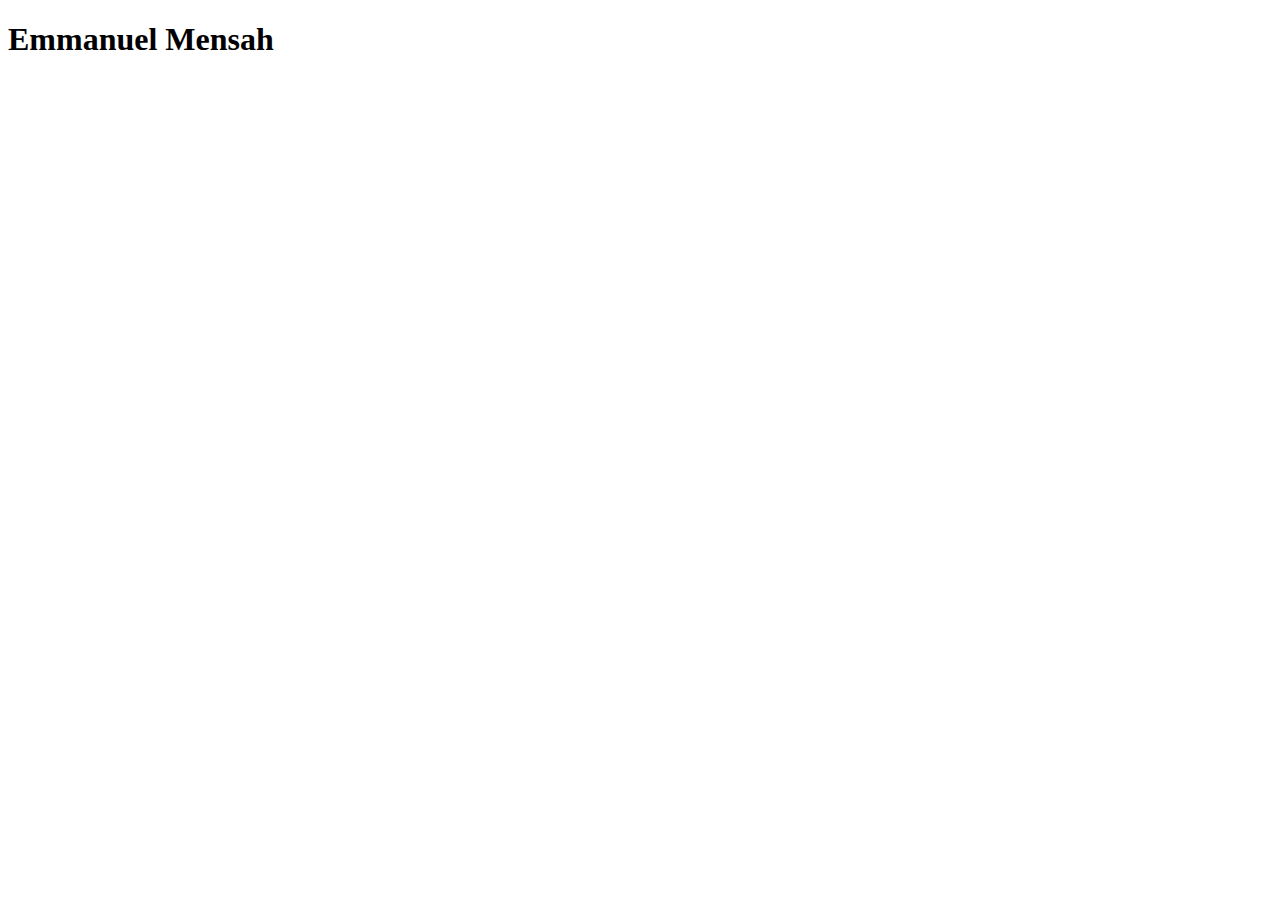
<file: index.html>
<!DOCTYPE html>
<html lang="en">

<head>
  <meta charset="UTF-8">
  <meta http-equiv="X-UA-Compatible" content="IE=edge">
  <meta name="viewport" content="width=device-width, initial-scale=1.0">
  <script src="/playground.js" defer></script>
  <title>Document</title>
</head>

<body>
  <h1>Emmanuel Mensah</h1>
</body>

</html>
</file>
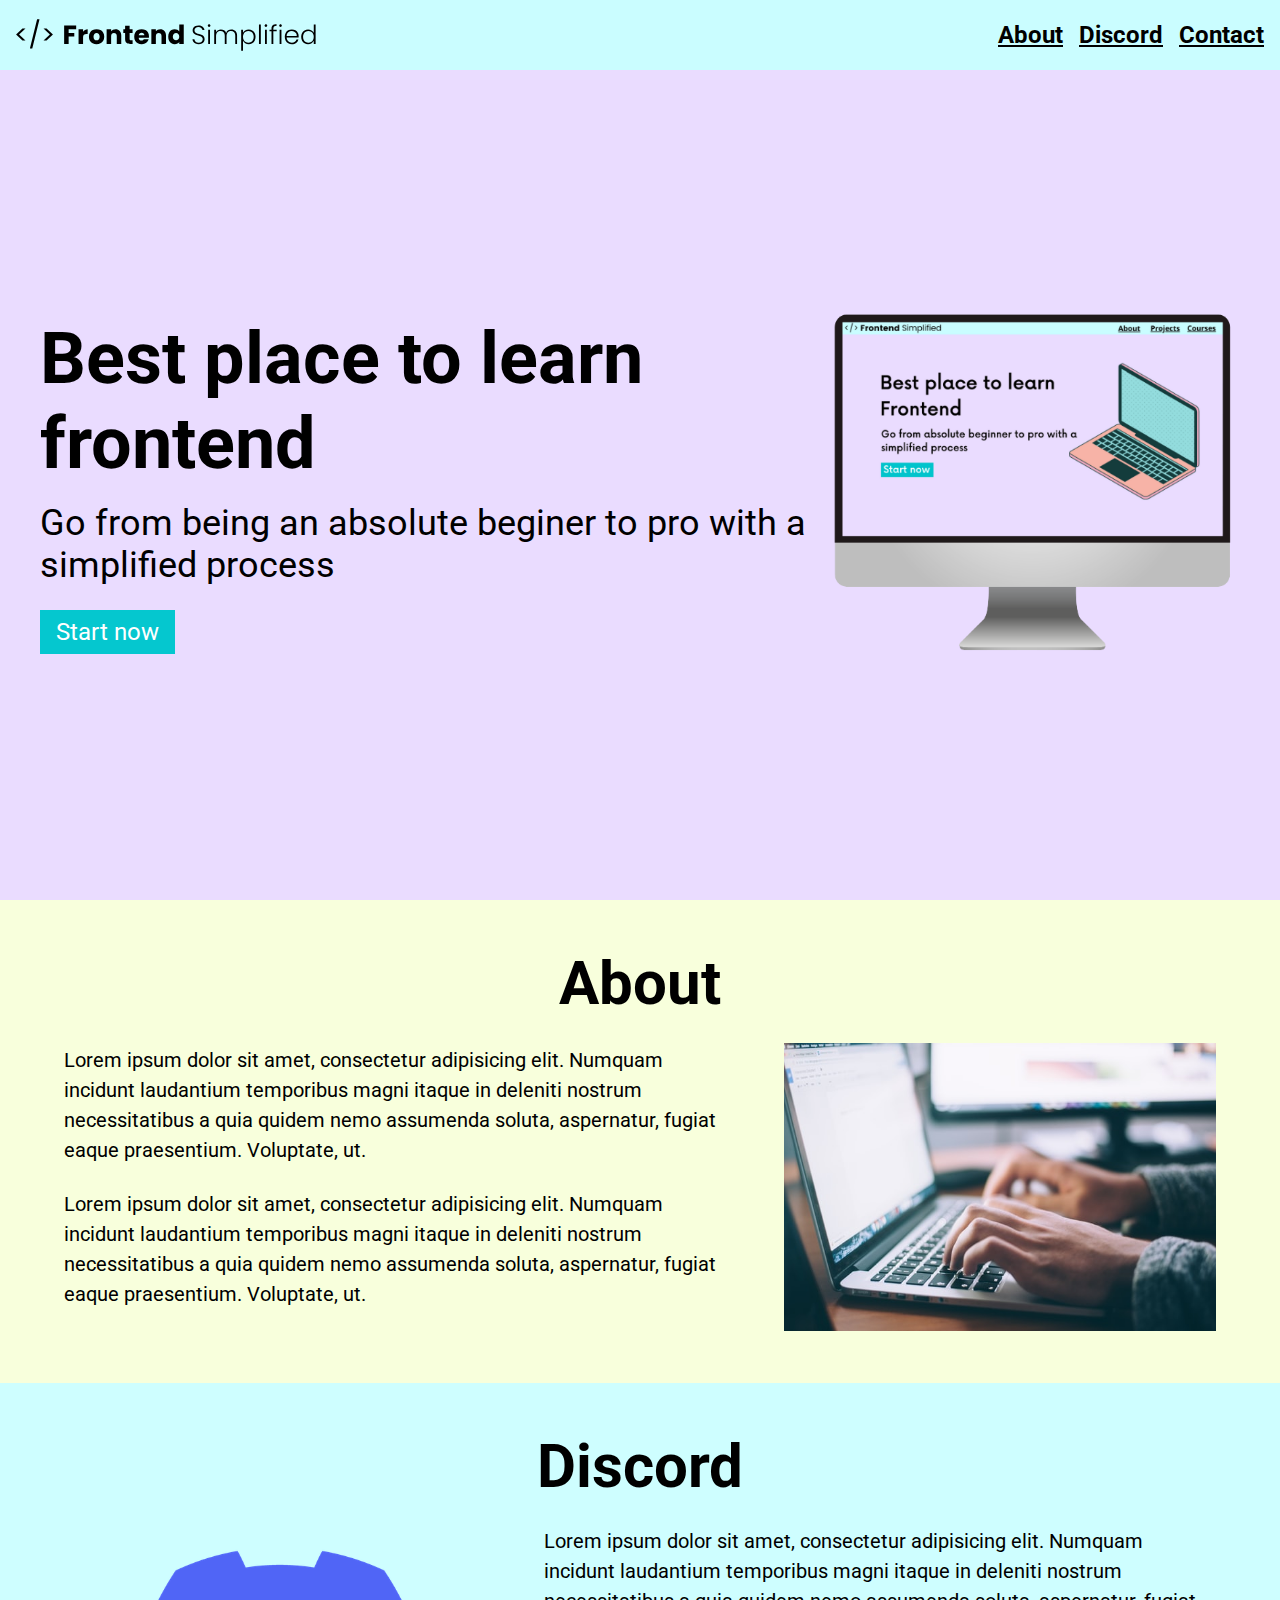
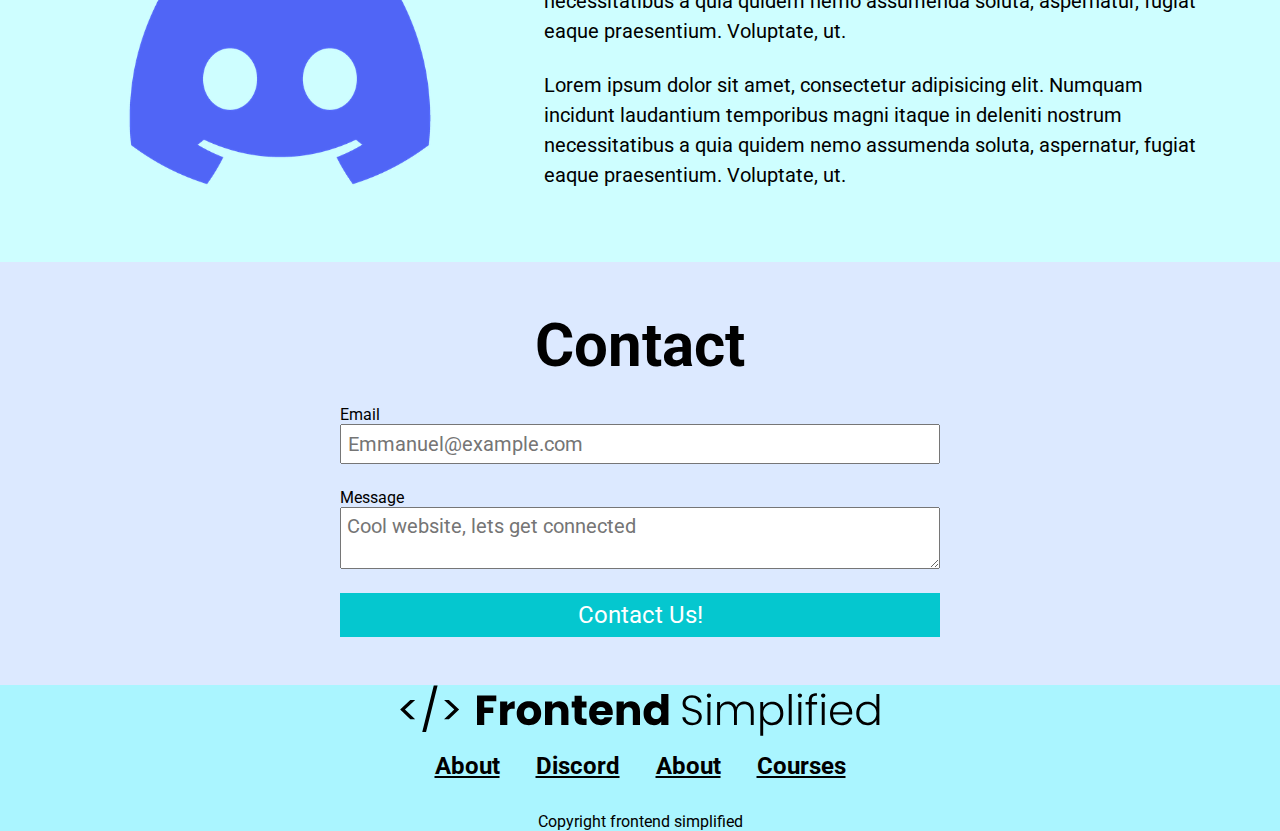
<file: Html Practice/index.html>
<!DOCTYPE html>
<html lang="en">

<head>
  <meta charset="UTF-8">
  <meta http-equiv="X-UA-Compatible" content="IE=edge">
  <meta name="viewport" content="width=device-width, initial-scale=1.0">
  <title>Document</title>
  <link rel="stylesheet" href="style.css">
</head>

<body>
  <section>
    <nav>
      <img src="./assets/FES.svg" class="logo" alt="">
      <ul>
        <li><a href="#about">About</a></li>
        <li><a href="#discord">Discord</a></li>
        <li><a href="#contact">Contact</a></li>
      </ul>
    </nav>
    <header>
      <div class="row">
        <div class="home__description">
          <h1>Best place to learn frontend</h1>
          <p class="sub-header">Go from being an absolute beginer to pro with a simplified process</p>
          <button class="home__description--btn">Start now</button>
        </div>
        <figure>
          <img src="./assets/laptop.png" alt="Home page image">
        </figure>
      </div>
    </header>
  </section>

  <main>
    <section id="about">
      <h2>About</h2>
      <div class="row">
        <div class="section__description">
          <div class="section__description--wrapper">
            <p class="section__description--para">Lorem ipsum dolor sit amet, consectetur adipisicing elit. Numquam
              incidunt laudantium temporibus magni
              itaque
              in deleniti nostrum necessitatibus a quia quidem nemo assumenda soluta, aspernatur, fugiat eaque
              praesentium.
              Voluptate, ut.</p>
            <p class="section__description--para">Lorem ipsum dolor sit amet, consectetur adipisicing elit. Numquam
              incidunt laudantium temporibus magni
              itaque
              in deleniti nostrum necessitatibus a quia quidem nemo assumenda soluta, aspernatur, fugiat eaque
              praesentium.
              Voluptate, ut.</p>
          </div>
          <figure class="about__img--wrapper">
            <img src="./assets/about.jpg" alt="">
          </figure>
        </div>
      </div>
    </section>
    <section id="discord">
      <h2>Discord</h2>
      <div class="row">
        <div class="section__description">
          <figure class="about__img--wrapper">
            <img src="./assets/discord.png" alt="Discord">
          </figure>
          <div class="section__description--wrapper">
            <p class="section__description--para">Lorem ipsum dolor sit amet, consectetur adipisicing elit. Numquam
              incidunt
              laudantium temporibus magni itaque
              in deleniti nostrum necessitatibus a quia quidem nemo assumenda soluta, aspernatur, fugiat eaque
              praesentium.
              Voluptate, ut.</p>
            <p class="section__description--para">Lorem ipsum dolor sit amet, consectetur adipisicing elit. Numquam
              incidunt
              laudantium temporibus magni itaque
              in deleniti nostrum necessitatibus a quia quidem nemo assumenda soluta, aspernatur, fugiat eaque
              praesentium.
              Voluptate, ut.</p>
          </div>
        </div>
      </div>
    </section>
    <section id="contact">
      <h2>Contact</h2>
      <form action="">
        <label>Email</label>
        <input type="email" placeholder="Emmanuel@example.com">
        <label>Message</label>
        <textarea type="text" placeholder="Cool website, lets get connected"></textarea>
        <button>Contact Us!</button>
      </form>
    </section>
  </main>
  <!-- git remote set-url origin git@github.com:Phalcin/Projects.git
  git remote set-url origin https://github.com/Phalcin/Other-Projects.git -->
  <footer>
    <img class="footer__logo" src="./assets/FES.svg" alt="">
    <div class="footer__links">
      <a class="footer__link" href="#about">About</a>
      <a class="footer__link" href="#discord">Discord</a>
      <a class="footer__link" href="#about">About</a>
      <a class="footer__link" href="">Courses</a>
    </div>
    <p>Copyright frontend simplified</p>
  </footer>
</body>

</html>
</file>
<file: Html Practice/style.css>
@import url("https://fonts.googleapis.com/css2?family=Roboto:wght@300;400;500;700&display=swap");

* {
  padding: 0;
  margin: 0;
  box-sizing: border-box;
  font-family: "Roboto", sans-serif;
}

nav {
  height: 70px;
  display: flex;
  justify-content: space-between;
  align-items: center;
  padding: 0 16px;
  background-color: #cafdff;
}

header {
  background-color: #eadcff;
  height: calc(100vh - 70px);
  padding: 24px;
  display: flex;
  align-items: center;
  justify-content: center;
}

h1 {
  font-size: 72px;
}

.sub-header {
  font-size: 36px;
  margin: 16px 0 24px 0;
}

button {
  background-color: #05c7cf;
  color: white;
  border: none;
  padding: 8px 16px;
  font-size: 24px;
  cursor: pointer;
}

a {
  color: black;
  font-size: 24px;
  font-weight: 700;
}

.logo {
  width: 300px;
}

ul {
  display: flex;
}

li {
  list-style-type: none;
  padding-left: 16px;
}

.row {
  width: 100%;
  max-width: 1200px;
  margin: 0 auto;
  display: flex;
  align-items: center;
  justify-content: center;
}

#about,
#discord,
#contact,
#footer {
  padding: 48px 0;
}

/* ABOUT  */

#about {
  background-color: #f8ffdc;
}

h2 {
  font-size: 60px;
  text-align: center;
  margin-bottom: 24px;
}

.section__description {
  display: flex;
  justify-content: center;
  align-items: center;
}

.about__img--wrapper {
  width: 40%;
}

img {
  width: 100%;
}

.section__description--wrapper {
  width: 60%;
}

.about__img--wrapper,
.section__description--wrapper {
  padding: 0 24px;
}

.section__description--para {
  font-size: 20px;
  line-height: 1.5;
  margin-bottom: 24px;
}

/* DISCORD */

#discord {
  background-color: #cefeff;
}

/* CONTACT */

#contact {
  background-color: #dce9ff;
}

form {
  width: 100%;
  max-width: 600px;
  display: flex;
  flex-direction: column;
  margin: 0 auto;
}

input,
textarea {
  margin-bottom: 24px;
  font-size: 20px;
  padding: 6px;
}

/* FOOTER */

footer {
  background-color: #aaf5ff;
  display: flex;
  flex-direction: column;
  align-items: center;
}

.footer__logo {
  max-width: 480px;
  margin-bottom: 16px;
}

.footer__links {
  margin-bottom: 32px;
}

.footer__link {
  padding: 0 16px;
}

/* small phones, tablets, large smartphones */
@media (max-width: 728px) {
  .row {
    flex-direction: column;
  }

  .home__description {
    margin-bottom: 24px;
    display: flex;
    flex-direction: column;
    align-items: center;
  }

  .home__description--btn {
    max-width: 240px;
  }

  h1 {
    text-align: center;
    font-size: 60px;
  }

  .sub-header {
    text-align: center;
    font-size: 28px;
  }

  ul {
    display: none;
  }

  .section__description {
    flex-direction: column;
  }

  .section__description--wrapper {
    width: 100%;
  }

  .about__img--wrapper {
    width: 100%;
  }

  #discord .section__description {
    flex-direction: column-reverse;
  }

  form {
    padding: 0 24px;
  }

  footer {
    padding: 48px 24px;
  }

  .footer__logo {
    max-width: 400px;
  }

  .footer__link {
    padding: 0 3px;
    font-size: 18px;
  }

  .footer__links {
    margin-bottom: 24px;
  }
}
</file>
